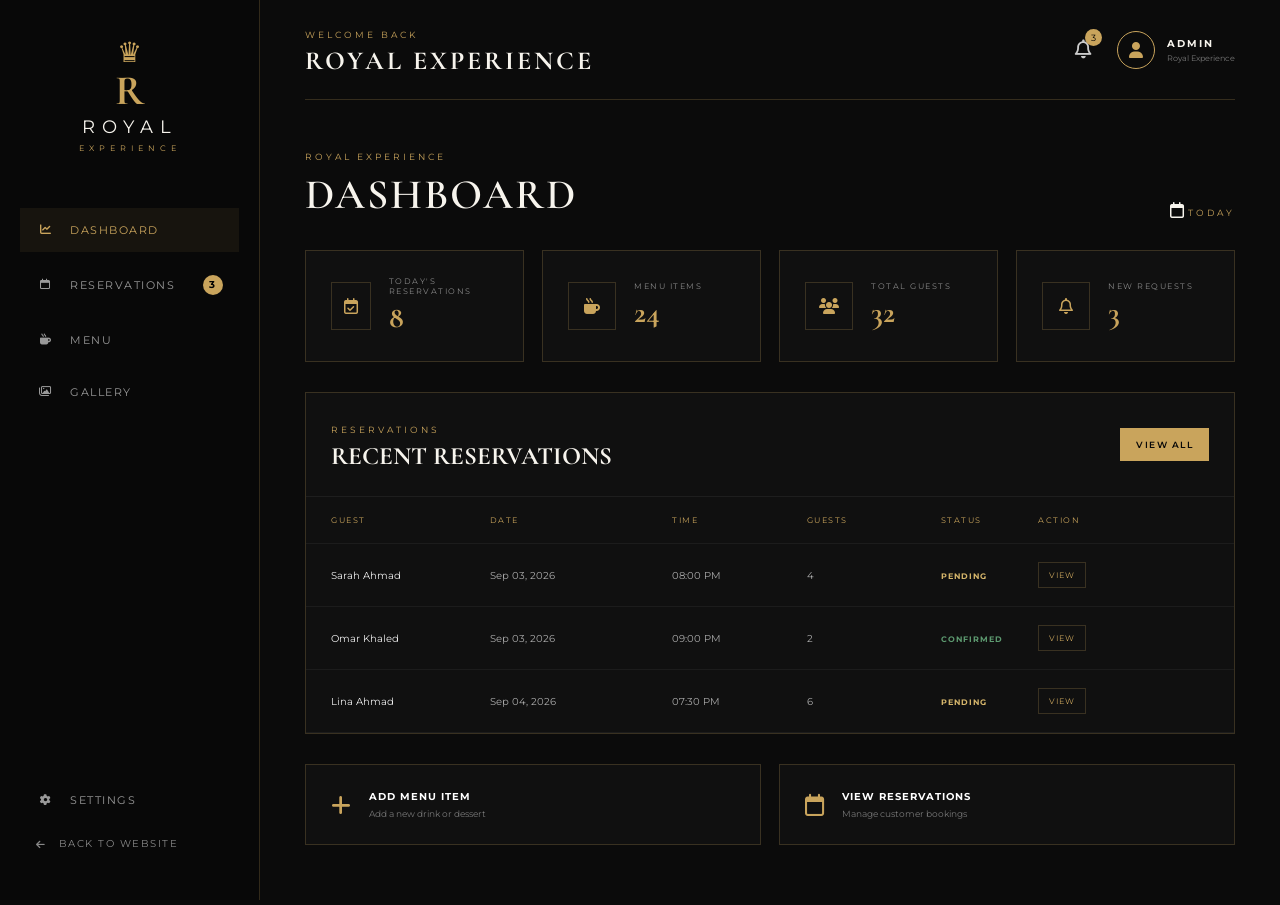
<file: Royal Experience/admin/admin.html>
<!DOCTYPE html>
<html lang="en">

<head>
    <meta charset="UTF-8">
    <meta name="viewport" content="width=device-width, initial-scale=1.0">

    <title>Royal Experience | Admin</title>

    <!-- Google Fonts -->
    <link rel="preconnect" href="https://fonts.googleapis.com">
    <link rel="preconnect" href="https://fonts.gstatic.com" crossorigin>

    <link href="https://fonts.googleapis.com/css2?family=Cormorant+Garamond:wght@500;600;700&family=Montserrat:wght@300;400;500;600&display=swap" rel="stylesheet">

    <!-- Font Awesome -->
    <link rel="stylesheet"
        href="https://cdnjs.cloudflare.com/ajax/libs/font-awesome/6.5.2/css/all.min.css">

    <!-- Admin CSS -->
    <link rel="stylesheet" href="admin.css">
</head>

<body>

    <!-- ================= SIDEBAR ================= -->

    <aside class="sidebar">

        <div class="admin-logo">

            <span class="crown">♛</span>

            <span class="logo-r">R</span>

            <span class="logo-name">
                ROYAL
            </span>

            <span class="logo-experience">
                EXPERIENCE
            </span>

        </div>


        <nav class="admin-nav">

            <button class="nav-item active" data-section="dashboard">
                <i class="fa-solid fa-chart-line"></i>
                <span>DASHBOARD</span>
            </button>

            <button class="nav-item" data-section="reservations">
                <i class="fa-regular fa-calendar"></i>
                <span>RESERVATIONS</span>
                <b class="notification-count">3</b>
            </button>

            <button class="nav-item" data-section="menu">
                <i class="fa-solid fa-mug-hot"></i>
                <span>MENU</span>
            </button>

            <button class="nav-item" data-section="gallery">
                <i class="fa-regular fa-images"></i>
                <span>GALLERY</span>
            </button>

        </nav>


        <div class="sidebar-bottom">

            <button class="nav-item">
                <i class="fa-solid fa-gear"></i>
                <span>SETTINGS</span>
            </button>

            <a href="../index.html" class="back-site">
                <i class="fa-solid fa-arrow-left"></i>
                BACK TO WEBSITE
            </a>

        </div>

    </aside>


    <!-- ================= MAIN ================= -->

    <main class="main-content">


        <!-- ================= TOP BAR ================= -->

        <header class="topbar">

            <div>

                <span class="top-small">
                    WELCOME BACK
                </span>

                <h1>
                    ROYAL EXPERIENCE
                </h1>

            </div>


            <div class="top-actions">

                <button class="notification-button">

                    <i class="fa-regular fa-bell"></i>

                    <span>3</span>

                </button>


                <div class="admin-profile">

                    <div class="profile-icon">
                        <i class="fa-solid fa-user"></i>
                    </div>

                    <div>
                        <strong>
                            ADMIN
                        </strong>

                        <small>
                            Royal Experience
                        </small>
                    </div>

                </div>

            </div>

        </header>


        <!-- ================= DASHBOARD ================= -->

        <section id="dashboard" class="admin-section active">

            <div class="page-title">

                <div>

                    <span>
                        ROYAL EXPERIENCE
                    </span>

                    <h2>
                        DASHBOARD
                    </h2>

                </div>

                <div class="date-box">
                    <i class="fa-regular fa-calendar"></i>
                    <span id="todayDate">
                        TODAY
                    </span>
                </div>

            </div>


            <!-- STAT CARDS -->

            <div class="stats-grid">

                <div class="stat-card">

                    <div class="stat-icon">
                        <i class="fa-regular fa-calendar-check"></i>
                    </div>

                    <div>

                        <span>
                            TODAY'S RESERVATIONS
                        </span>

                        <strong>
                            8
                        </strong>

                    </div>

                </div>


                <div class="stat-card">

                    <div class="stat-icon">
                        <i class="fa-solid fa-mug-hot"></i>
                    </div>

                    <div>

                        <span>
                            MENU ITEMS
                        </span>

                        <strong>
                            24
                        </strong>

                    </div>

                </div>


                <div class="stat-card">

                    <div class="stat-icon">
                        <i class="fa-solid fa-users"></i>
                    </div>

                    <div>

                        <span>
                            TOTAL GUESTS
                        </span>

                        <strong>
                            32
                        </strong>

                    </div>

                </div>


                <div class="stat-card notification-card">

                    <div class="stat-icon">
                        <i class="fa-regular fa-bell"></i>
                    </div>

                    <div>

                        <span>
                            NEW REQUESTS
                        </span>

                        <strong>
                            3
                        </strong>

                    </div>

                </div>

            </div>


            <!-- RECENT RESERVATIONS -->

            <div class="content-card">

                <div class="card-header">

                    <div>

                        <span>
                            RESERVATIONS
                        </span>

                        <h3>
                            RECENT RESERVATIONS
                        </h3>

                    </div>

                    <button class="gold-small-button"
                        data-open-section="reservations">

                        VIEW ALL

                    </button>

                </div>


                <div class="reservation-table">

                    <div class="table-row table-head">

                        <span>GUEST</span>
                        <span>DATE</span>
                        <span>TIME</span>
                        <span>GUESTS</span>
                        <span>STATUS</span>
                        <span>ACTION</span>

                    </div>


                    <div class="table-row">

                        <span class="guest-name">
                            Sarah Ahmad
                        </span>

                        <span>
                            Sep 03, 2026
                        </span>

                        <span>
                            08:00 PM
                        </span>

                        <span>
                            4
                        </span>

                        <span>
                            <b class="status pending">
                                PENDING
                            </b>
                        </span>

                        <span>
                            <button class="view-button">
                                VIEW
                            </button>
                        </span>

                    </div>


                    <div class="table-row">

                        <span class="guest-name">
                            Omar Khaled
                        </span>

                        <span>
                            Sep 03, 2026
                        </span>

                        <span>
                            09:00 PM
                        </span>

                        <span>
                            2
                        </span>

                        <span>
                            <b class="status confirmed">
                                CONFIRMED
                            </b>
                        </span>

                        <span>
                            <button class="view-button">
                                VIEW
                            </button>
                        </span>

                    </div>


                    <div class="table-row">

                        <span class="guest-name">
                            Lina Ahmad
                        </span>

                        <span>
                            Sep 04, 2026
                        </span>

                        <span>
                            07:30 PM
                        </span>

                        <span>
                            6
                        </span>

                        <span>
                            <b class="status pending">
                                PENDING
                            </b>
                        </span>

                        <span>
                            <button class="view-button">
                                VIEW
                            </button>
                        </span>

                    </div>

                </div>

            </div>


            <!-- QUICK ACTIONS -->

            <div class="quick-actions">

                <button class="quick-card"
                    data-open-section="menu">

                    <i class="fa-solid fa-plus"></i>

                    <div>
                        <strong>
                            ADD MENU ITEM
                        </strong>

                        <span>
                            Add a new drink or dessert
                        </span>
                    </div>

                </button>


                <button class="quick-card"
                    data-open-section="reservations">

                    <i class="fa-regular fa-calendar"></i>

                    <div>
                        <strong>
                            VIEW RESERVATIONS
                        </strong>

                        <span>
                            Manage customer bookings
                        </span>
                    </div>

                </button>

            </div>

        </section>


        <!-- ================= RESERVATIONS ================= -->

        <section id="reservations" class="admin-section">

            <div class="page-title">

                <div>

                    <span>
                        CUSTOMER BOOKINGS
                    </span>

                    <h2>
                        RESERVATIONS
                    </h2>

                </div>

            </div>


            <div class="content-card">

                <div class="card-header">

                    <div>

                        <span>
                            BOOKING MANAGEMENT
                        </span>

                        <h3>
                            ALL RESERVATIONS
                        </h3>

                    </div>

                    <button class="gold-small-button">
                        <i class="fa-solid fa-filter"></i>
                        FILTER
                    </button>

                </div>


                <div class="reservation-table">

                    <div class="table-row table-head">

                        <span>GUEST</span>
                        <span>EMAIL</span>
                        <span>DATE</span>
                        <span>TIME</span>
                        <span>GUESTS</span>
                        <span>STATUS</span>

                    </div>


                    <div class="table-row">

                        <span class="guest-name">
                            Sarah Ahmad
                        </span>

                        <span>
                            sarah@email.com
                        </span>

                        <span>
                            Sep 03, 2026
                        </span>

                        <span>
                            08:00 PM
                        </span>

                        <span>
                            4
                        </span>

                        <span class="reservation-actions">

                            <button class="accept-button">
                                ACCEPT
                            </button>

                            <button class="reject-button">
                                REJECT
                            </button>

                        </span>

                    </div>


                    <div class="table-row">

                        <span class="guest-name">
                            Omar Khaled
                        </span>

                        <span>
                            omar@email.com
                        </span>

                        <span>
                            Sep 03, 2026
                        </span>

                        <span>
                            09:00 PM
                        </span>

                        <span>
                            2
                        </span>

                        <span>
                            <b class="status confirmed">
                                CONFIRMED
                            </b>
                        </span>

                    </div>


                    <div class="table-row">

                        <span class="guest-name">
                            Lina Ahmad
                        </span>

                        <span>
                            lina@email.com
                        </span>

                        <span>
                            Sep 04, 2026
                        </span>

                        <span>
                            07:30 PM
                        </span>

                        <span>
                            6
                        </span>

                        <span class="reservation-actions">

                            <button class="accept-button">
                                ACCEPT
                            </button>

                            <button class="reject-button">
                                REJECT
                            </button>

                        </span>

                    </div>

                </div>

            </div>

        </section>


        <!-- ================= MENU MANAGEMENT ================= -->

        <section id="menu" class="admin-section">

            <div class="page-title">

                <div>

                    <span>
                        FOOD & DRINKS
                    </span>

                    <h2>
                        MENU MANAGEMENT
                    </h2>

                </div>


                <button id="addItemButton"
                    class="gold-button">

                    <i class="fa-solid fa-plus"></i>

                    ADD NEW ITEM

                </button>

            </div>


            <div class="content-card">

                <div class="card-header">

                    <div>

                        <span>
                            ROYAL MENU
                        </span>

                        <h3>
                            ALL MENU ITEMS
                        </h3>

                    </div>

                </div>


                <div id="menuItems"
                    class="admin-menu-grid">


                    <!-- ITEM 1 -->

                    <div class="admin-menu-item">

                        <div class="item-image royal-cappuccino"></div>

                        <div class="item-details">

                            <h3>
                                ROYAL CAPPUCCINO
                            </h3>

                            <span class="category">
                                COFFEE
                            </span>

                            <p>
                                Smooth espresso with steamed milk and beautiful foam.
                            </p>

                            <strong class="item-price">
                                $5.50
                            </strong>

                        </div>

                        <div class="item-actions">

                            <button class="edit-button">
                                <i class="fa-solid fa-pen"></i>
                                EDIT
                            </button>

                            <button class="delete-button">
                                <i class="fa-solid fa-trash"></i>
                                DELETE
                            </button>

                        </div>

                    </div>


                    <!-- ITEM 2 -->

                    <div class="admin-menu-item">

                        <div class="item-image iced-latte"></div>

                        <div class="item-details">

                            <h3>
                                ICED LATTE
                            </h3>

                            <span class="category">
                                COLD DRINKS
                            </span>

                            <p>
                                Refreshing iced latte with premium milk.
                            </p>

                            <strong class="item-price">
                                $5.00
                            </strong>

                        </div>

                        <div class="item-actions">

                            <button class="edit-button">
                                <i class="fa-solid fa-pen"></i>
                                EDIT
                            </button>

                            <button class="delete-button">
                                <i class="fa-solid fa-trash"></i>
                                DELETE
                            </button>

                        </div>

                    </div>


                    <!-- ITEM 3 -->

                    <div class="admin-menu-item">

                        <div class="item-image classic-espresso"></div>

                        <div class="item-details">

                            <h3>
                                CLASSIC ESPRESSO
                            </h3>

                            <span class="category">
                                COFFEE
                            </span>

                            <p>
                                Rich and bold Italian espresso with unforgettable taste.
                            </p>

                            <strong class="item-price">
                                $3.50
                            </strong>

                        </div>

                        <div class="item-actions">

                            <button class="edit-button">
                                <i class="fa-solid fa-pen"></i>
                                EDIT
                            </button>

                            <button class="delete-button">
                                <i class="fa-solid fa-trash"></i>
                                DELETE
                            </button>

                        </div>

                    </div>


                    <!-- ITEM 4 -->

                    <div class="admin-menu-item">

                        <div class="item-image mocha"></div>

                        <div class="item-details">

                            <h3>
                                MOCHA DELIGHT
                            </h3>

                            <span class="category">
                                COFFEE
                            </span>

                            <p>
                                Espresso, chocolate and steamed milk.
                            </p>

                            <strong class="item-price">
                                $5.80
                            </strong>

                        </div>

                        <div class="item-actions">

                            <button class="edit-button">
                                <i class="fa-solid fa-pen"></i>
                                EDIT
                            </button>

                            <button class="delete-button">
                                <i class="fa-solid fa-trash"></i>
                                DELETE
                            </button>

                        </div>

                    </div>


                    <!-- ITEM 5 -->

                    <div class="admin-menu-item">

                        <div class="item-image caramel"></div>

                        <div class="item-details">

                            <h3>
                                CARAMEL MACCHIATO
                            </h3>

                            <span class="category">
                                COFFEE
                            </span>

                            <p>
                                Espresso with creamy milk and caramel.
                            </p>

                            <strong class="item-price">
                                $5.50
                            </strong>

                        </div>

                        <div class="item-actions">

                            <button class="edit-button">
                                <i class="fa-solid fa-pen"></i>
                                EDIT
                            </button>

                            <button class="delete-button">
                                <i class="fa-solid fa-trash"></i>
                                DELETE
                            </button>

                        </div>

                    </div>

                </div>

            </div>

        </section>


        <!-- ================= GALLERY MANAGEMENT ================= -->

        <section id="gallery" class="admin-section">

            <div class="page-title">

                <div>

                    <span>
                        ROYAL EXPERIENCE
                    </span>

                    <h2>
                        GALLERY
                    </h2>

                </div>

            </div>


            <div class="content-card">

                <div class="card-header">

                    <div>

                        <span>
                            WEBSITE IMAGES
                        </span>

                        <h3>
                            GALLERY MANAGEMENT
                        </h3>

                    </div>

                    <button class="gold-small-button">

                        <i class="fa-solid fa-plus"></i>

                        ADD IMAGE

                    </button>

                </div>


                <div class="gallery-admin-grid">

                    <div class="gallery-admin-item">
                        <div class="gallery-preview gallery-1"></div>
                        <span>GALLERY 01</span>
                    </div>

                    <div class="gallery-admin-item">
                        <div class="gallery-preview gallery-2"></div>
                        <span>GALLERY 02</span>
                    </div>

                    <div class="gallery-admin-item">
                        <div class="gallery-preview gallery-3"></div>
                        <span>GALLERY 03</span>
                    </div>

                    <div class="gallery-admin-item">
                        <div class="gallery-preview gallery-4"></div>
                        <span>GALLERY 04</span>
                    </div>

                    <div class="gallery-admin-item">
                        <div class="gallery-preview gallery-5"></div>
                        <span>GALLERY 05</span>
                    </div>

                </div>

            </div>

        </section>

    </main>


    <!-- ================= ADD ITEM MODAL ================= -->

    <div id="itemModal" class="modal">

        <div class="modal-box">

            <button class="close-modal">
                ×
            </button>

            <span class="modal-small">
                ROYAL EXPERIENCE
            </span>

            <h2>
                ADD NEW ITEM
            </h2>


            <form id="itemForm">

                <label>
                    ITEM NAME
                </label>

                <input
                    type="text"
                    id="itemName"
                    placeholder="Example: Royal Chocolate Cake"
                    required
                >


                <label>
                    CATEGORY
                </label>

                <select id="itemCategory" required>

                    <option value="">
                        Select Category
                    </option>

                    <option>
                        Coffee
                    </option>

                    <option>
                        Cold Drinks
                    </option>

                    <option>
                        Desserts
                    </option>

                    <option>
                        Food
                    </option>

                </select>


                <label>
                    PRICE
                </label>

                <input
                    type="number"
                    id="itemPrice"
                    placeholder="5.50"
                    step="0.01"
                    required
                >


                <label>
                    DESCRIPTION
                </label>

                <textarea
                    id="itemDescription"
                    placeholder="Item description..."
                    required
                ></textarea>


                <label>
                    IMAGE
                </label>

                <input
                    type="file"
                    id="itemImage"
                    accept="image/*"
                >


                <button
                    type="submit"
                    class="gold-button modal-submit">

                    ADD ITEM

                </button>

            </form>

        </div>

    </div>


    <!-- ================= JAVASCRIPT ================= -->

    <script src="admin.js"></script>

</body>

</html>
</file>
<file: Royal Experience/admin/admin.css>
* { margin: 0; padding: 0;
     box-sizing: border-box; } 
     :root { --black: #090909; 
        --black-soft: #111111;
         --gold: #c9a45c;
         --gold-light: #e3c783;
          --white: #f7f4ed;
           --gray: #aaa;
            --border: rgba(201, 164, 92, .22);
             --danger: #b95b5b; --success: #5d9a70;
            
            
            
            } body { background: #0b0b0b;
                 color: var(--white);
                  font-family: "Montserrat",
                   sans-serif; 
                   min-height: 100vh;
                
                }
                 button, input, select, textarea { font-family: inherit; }
                  button { cursor: pointer; }
                  
                  
                  
                  
                  /* ================= SIDEBAR ================= */ .sidebar { position: fixed; left: 0; top: 0; width: 260px; height: 100vh; background: #080808; border-right: 1px solid var(--border); padding: 35px 20px; display: flex; flex-direction: column; z-index: 100; } .admin-logo { text-align: center; margin-bottom: 55px; } .crown { display: block; color: var(--gold); font-size: 28px; margin-bottom: 5px; } .logo-r { display: block; color: var(--gold); font-family: "Cormorant Garamond", serif; font-size: 42px; font-weight: 700; line-height: .8; } .logo-name { display: block; letter-spacing: 7px; font-size: 18px; margin-top: 8px; } .logo-experience { display: block; font-size: 8px; letter-spacing: 5px; color: var(--gold); margin-top: 5px; } .admin-nav { display: flex; flex-direction: column; gap: 8px; } .nav-item { position: relative; border: 0; background: transparent; color: #999; padding: 15px 16px; display: flex; align-items: center; gap: 14px; text-align: left; font-size: 11px; letter-spacing: 1.5px; transition: .3s; width: 100%; } .nav-item i { width: 20px; text-align: center; } .nav-item:hover, .nav-item.active { color: var(--gold); background: rgba(201, 164, 92, .08); } .notification-count { margin-left: auto; background: var(--gold); color: #000; width: 20px; height: 20px; border-radius: 50%; display: grid; place-items: center; font-size: 10px; } .sidebar-bottom { margin-top: auto; } .back-site { display: flex; align-items: center; gap: 12px; color: #888; text-decoration: none; padding: 15px 16px; font-size: 10px; letter-spacing: 1.5px; transition: .3s; } .back-site:hover { color: var(--gold); } /* ================= MAIN ================= */ .main-content { margin-left: 260px; min-height: 100vh; padding: 0 45px 60px; } .topbar { min-height: 100px; border-bottom: 1px solid var(--border); display: flex; align-items: center; justify-content: space-between; } .top-small, .page-title span, .card-header span, .modal-small { color: var(--gold); font-size: 9px; letter-spacing: 3px; } .topbar h1 { font-family: "Cormorant Garamond", serif; font-size: 26px; letter-spacing: 3px; margin-top: 3px; } .top-actions { display: flex; align-items: center; gap: 25px; } .notification-button { position: relative; background: transparent; border: 0; color: #ccc; font-size: 19px; } .notification-button span { position: absolute; top: -9px; right: -10px; background: var(--gold); color: #000; font-size: 9px; width: 17px; height: 17px; border-radius: 50%; display: grid; place-items: center; } .admin-profile { display: flex; align-items: center; gap: 12px; } .profile-icon { width: 38px; height: 38px; border: 1px solid var(--gold); border-radius: 50%; display: grid; place-items: center; color: var(--gold); } .admin-profile strong { display: block; font-size: 10px; letter-spacing: 2px; } .admin-profile small { display: block; color: #777; font-size: 8px; margin-top: 3px; } /* ================= SECTIONS ================= */ .admin-section { display: none; padding-top: 45px; } .admin-section.active { display: block; } .page-title { display: flex; align-items: flex-end; justify-content: space-between; margin-bottom: 30px; } .page-title h2 { font-family: "Cormorant Garamond", serif; font-size: 42px; font-weight: 600; letter-spacing: 2px; margin-top: 5px; } /* ================= BUTTONS ================= */ .gold-button, .gold-small-button { background: var(--gold); color: #080808; border: 1px solid var(--gold); font-weight: 600; letter-spacing: 1.5px; transition: .3s; } .gold-button { padding: 14px 22px; font-size: 10px; } .gold-small-button { padding: 10px 15px; font-size: 9px; } .gold-button:hover, .gold-small-button:hover { background: transparent; color: var(--gold); } .view-button, .edit-button, .delete-button, .accept-button, .reject-button { border: 1px solid; background: transparent; padding: 7px 10px; font-size: 8px; letter-spacing: 1px; transition: .25s; } .view-button, .edit-button { color: var(--gold); border-color: var(--border); } .view-button:hover, .edit-button:hover { background: var(--gold); color: #000; } .delete-button, .reject-button { color: var(--danger); border-color: rgba(185, 91, 91, .35); } .delete-button:hover, .reject-button:hover { background: var(--danger); color: #fff; } .accept-button { color: var(--success); border-color: rgba(93, 154, 112, .35); } .accept-button:hover { background: var(--success); color: white; } /* ================= STATS ================= */ .stats-grid { display: grid; grid-template-columns: repeat(4, 1fr); gap: 18px; margin-bottom: 30px; } .stat-card { background: #101010; border: 1px solid var(--border); padding: 25px; display: flex; align-items: center; gap: 18px; } .stat-icon { width: 48px; height: 48px; border: 1px solid var(--border); color: var(--gold); display: grid; place-items: center; } .stat-card span { display: block; color: #888; font-size: 8px; letter-spacing: 1.5px; } .stat-card strong { display: block; font-family: "Cormorant Garamond", serif; font-size: 30px; color: var(--gold); margin-top: 3px; } /* ================= CARDS ================= */ .content-card { background: #101010; border: 1px solid var(--border); margin-bottom: 30px; } .card-header { padding: 25px; border-bottom: 1px solid rgba(255,255,255,.06); display: flex; justify-content: space-between; align-items: center; } .card-header h3 { font-family: "Cormorant Garamond", serif; font-size: 25px; margin-top: 4px; } /* ================= TABLE ================= */ .reservation-table { width: 100%; overflow-x: auto; } .table-row { min-width: 900px; display: grid; grid-template-columns: 1.2fr 1.4fr 1fr 1fr .7fr 1.4fr; align-items: center; padding: 18px 25px; border-bottom: 1px solid rgba(255,255,255,.05); gap: 12px; font-size: 10px; color: #aaa; } .table-head { color: var(--gold); font-size: 8px; letter-spacing: 1.5px; } .guest-name { color: #eee; } .status { font-size: 8px; letter-spacing: 1px; } .status.pending { color: #d6b66b; } .status.confirmed { color: var(--success); } .status.rejected { color: var(--danger); } .reservation-actions { display: flex; gap: 7px; } /* ================= QUICK ACTIONS ================= */ .quick-actions { display: grid; grid-template-columns: 1fr 1fr; gap: 18px; } .quick-card { background: #101010; border: 1px solid var(--border); color: white; padding: 25px; display: flex; align-items: center; gap: 18px; text-align: left; transition: .3s; } .quick-card > i { color: var(--gold); font-size: 22px; } .quick-card strong { display: block; font-size: 10px; letter-spacing: 1px; } .quick-card span { display: block; color: #777; font-size: 9px; margin-top: 5px; } .quick-card:hover { border-color: var(--gold); transform: translateY(-2px); } /* ================= MENU ================= */ .admin-menu-grid { display: grid; grid-template-columns: repeat(2, 1fr); gap: 20px; padding: 25px; } .admin-menu-item { background: #0c0c0c; border: 1px solid rgba(201,164,92,.15); overflow: hidden; } .item-image { height: 210px; background-size: cover; background-position: center; background-color: #171717; } .royal-cappuccino { background-image: url("images/royal-cappuccino.jpg"); } .iced-latte { background-image: url("images/iced-latte.jpg"); } .classic-espresso { background-image: url("images/classic-espresso.jpg"); } .mocha { background-image: url("images/mocha.jpg"); } .caramel { background-image: url("images/caramel-macchiato.jpg"); } .item-details { padding: 20px; } .item-details h3 { font-family: "Cormorant Garamond", serif; font-size: 24px; color: #eee; } .category { display: inline-block; color: var(--gold); font-size: 8px; letter-spacing: 2px; margin: 6px 0 12px; } .item-details p { color: #888; font-size: 10px; line-height: 1.7; } .item-price { display: block; color: var(--gold); font-family: "Cormorant Garamond", serif; font-size: 23px; margin-top: 12px; } .item-actions { display: flex; gap: 8px; padding: 0 20px 20px; } /* ================= GALLERY ================= */ .gallery-admin-grid { padding: 25px; display: grid; grid-template-columns: repeat(3, 1fr); gap: 18px; } .gallery-admin-item { border: 1px solid var(--border); background: #0c0c0c; padding-bottom: 12px; } .gallery-preview { height: 180px; background-size: cover; background-position: center; background-color: #171717; } .gallery-admin-item span { display: block; color: var(--gold); font-size: 8px; letter-spacing: 2px; padding: 12px; } .gallery-1 { background-image: url("images/gallery-1.jpg"); } .gallery-2 { background-image: url("images/gallery-2.jpg"); } .gallery-3 { background-image: url("images/gallery-3.jpg"); } .gallery-4 { background-image: url("images/gallery-4.jpg"); } .gallery-5 { background-image: url("images/gallery-5.jpg"); } /* ================= MODAL ================= */ .modal { position: fixed; inset: 0; background: rgba(0,0,0,.85); backdrop-filter: blur(8px); display: none; align-items: center; justify-content: center; padding: 20px; z-index: 1000; } .modal.active { display: flex; } .modal-box { position: relative; width: min(550px, 100%); max-height: 90vh; overflow-y: auto; background: #101010; border: 1px solid var(--gold); padding: 35px; } .close-modal { position: absolute; right: 18px; top: 14px; background: transparent; border: 0; color: #aaa; font-size: 28px; } .close-modal:hover { color: var(--gold); } .modal-box h2 { font-family: "Cormorant Garamond", serif; font-size: 35px; margin: 5px 0 25px; } 
#itemForm label { display: block; color: var(--gold); font-size: 8px; letter-spacing: 2px; margin: 16px 0 7px; } #itemForm input, #itemForm select, #itemForm textarea { width: 100%; background: #080808; color: white; border: 1px solid #292929; padding: 13px; outline: none; font-size: 11px; } #itemForm input:focus, #itemForm select:focus, #itemForm textarea:focus { border-color: var(--gold); } #itemForm textarea { min-height: 90px; resize: vertical; } .modal-submit { width: 100%; margin-top: 20px; } /* ================= RESPONSIVE ================= */ @media (max-width: 1100px) { .stats-grid { grid-template-columns: repeat(2, 1fr); } .admin-menu-grid { grid-template-columns: 1fr; } } @media (max-width: 800px) { .sidebar { width: 80px; padding: 25px 8px; } .admin-logo .logo-name, .admin-logo .logo-experience, .admin-logo .logo-r { display: none; } .nav-item span, .back-site { font-size: 0; } .nav-item { justify-content: center; padding: 15px 5px; } .notification-count { position: absolute; top: 5px; right: 5px; } .main-content { margin-left: 80px; padding: 0 20px 40px; } .topbar h1 { font-size: 19px; } .admin-profile div:last-child { display: none; } .quick-actions { grid-template-columns: 1fr; } .gallery-admin-grid { grid-template-columns: repeat(2, 1fr); } } @media (max-width: 550px) { .main-content { padding: 0 12px 30px; } .stats-grid { grid-template-columns: 1fr; } .page-title { align-items: flex-start; flex-direction: column; gap: 18px; } .page-title h2 { font-size: 34px; } .gallery-admin-grid { grid-template-columns: 1fr; } .top-actions { gap: 10px; } .topbar { min-height: 85px; } }
</file>
